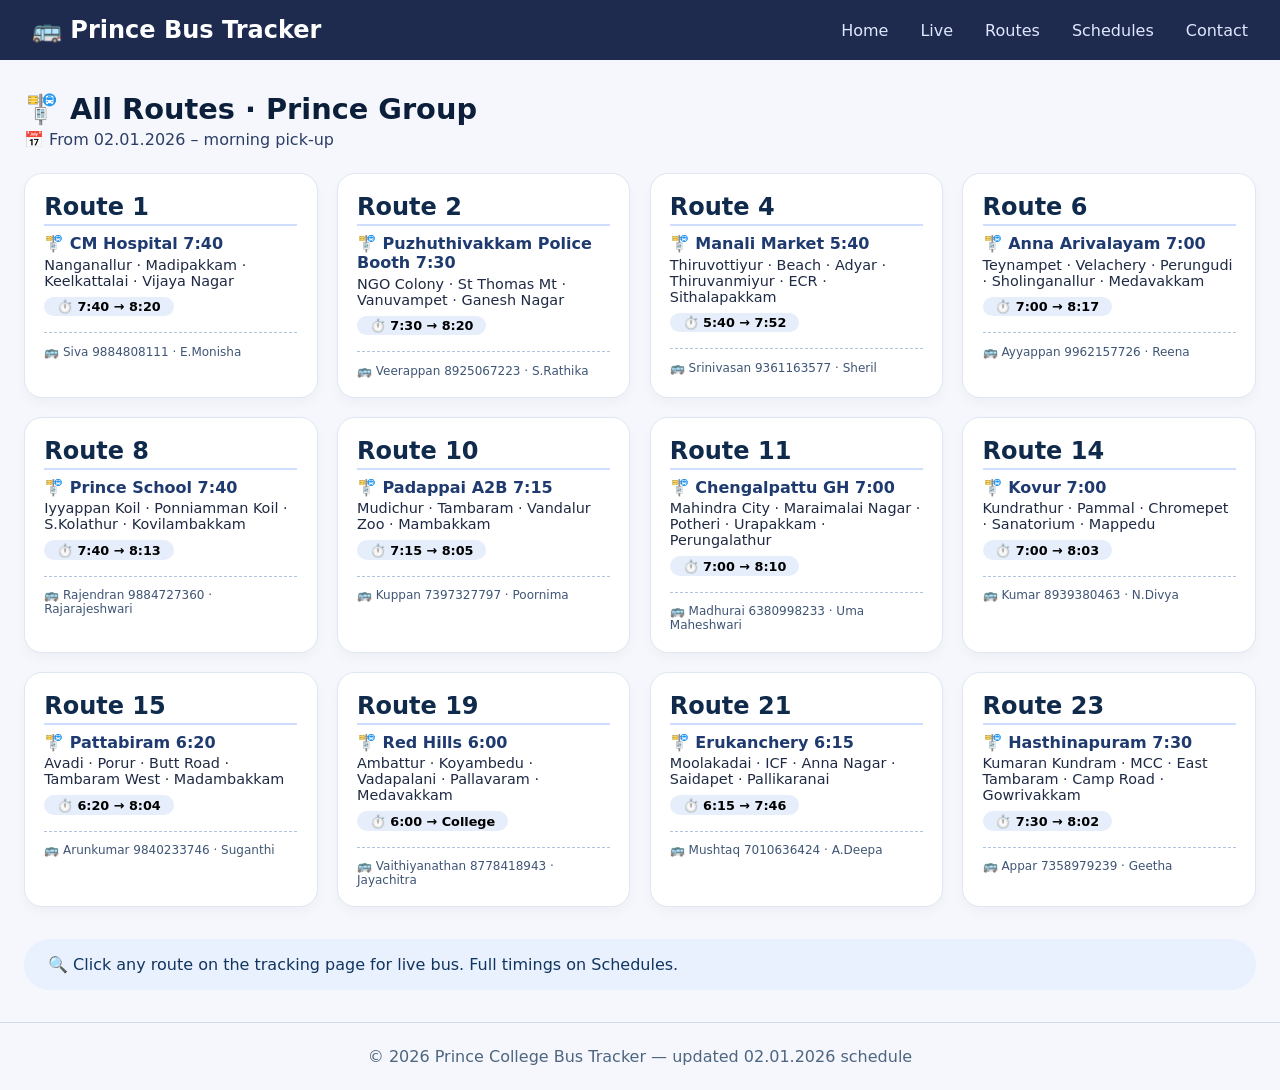
<file: html/routes.html>
<!DOCTYPE html>
<html lang="en">
<head>
  <meta charset="UTF-8">
  <meta name="viewport" content="width=device-width, initial-scale=1.0">
  <title>Routes – Prince Bus Tracker</title>
  <link rel="icon" href="/html/ChatGPT Image Apr 15, 2026, 03_02_55 PM.png" type="image/png">
  <style>
    * { box-sizing: border-box; margin: 0; }
    body { font-family: system-ui, 'Segoe UI', Roboto, sans-serif; background: #f5f7fc; }
    header { background: #1e2b4f; color: white; padding: 1rem 2rem; display: flex; align-items: center; justify-content: space-between; }
    .logo span { font-size: 1.5rem; font-weight: 600; }
    .nav-links { display: flex; gap: 2rem; list-style: none; }
    .nav-link { color: #e0e7ff; text-decoration: none; font-weight: 500; }
    .nav-link:hover { color: white; }
    main { max-width: 1300px; margin: 2rem auto; padding: 0 1.5rem; }
    h1 { display: flex; gap: 0.5rem; color: #0b1e3a; font-size: 1.8rem; margin-bottom: 0.25rem; }
    .subhead { color: #2c3e66; margin-bottom: 1.5rem; font-weight: 500; }
    .routes-grid { display: grid; grid-template-columns: repeat(auto-fill, minmax(280px, 1fr)); gap: 1.2rem; }
    .route-card { background: white; border-radius: 18px; padding: 1.2rem 1.2rem; box-shadow: 0 6px 12px rgba(0,0,0,0.03); border: 1px solid #dee7f2; }
    .route-card h2 { color: #102a4c; font-size: 1.5rem; margin-bottom: 0.2rem; border-bottom: 2px solid #cfdeff; padding-bottom: 0.2rem; }
    .route-start { font-weight: 700; color: #1e3a6f; margin: 0.5rem 0 0.2rem; }
    .stops-short { color: #1f2a44; font-size: 0.9rem; margin: 0.2rem 0; }
    .timing { background: #e6edfb; display: inline-block; padding: 0.15rem 0.8rem; border-radius: 20px; font-size: 0.8rem; font-weight: 600; margin: 0.3rem 0; }
    .driver { font-size: 0.75rem; color: #3f5575; margin-top: 0.7rem; border-top: 1px dashed #b0c4de; padding-top: 0.7rem; }
    .note { background: #e9f0fe; padding: 1rem 1.5rem; border-radius: 40px; color: #10355e; margin-top: 2rem; }
    footer { text-align: center; padding: 1.5rem; color: #4e6580; border-top: 1px solid #d0ddee; margin-top: 2rem; }
  </style>
</head>
<body>
  <header>
    <div class="logo"><span>🚌 Prince Bus Tracker</span></div>
    <nav>
      <ul class="nav-links">
        <li><a href="index.html" class="nav-link">Home</a></li>
        <li><a href="tracking.html" class="nav-link">Live</a></li>
        <li><a href="routes.html" class="nav-link">Routes</a></li>
        <li><a href="schedules.html" class="nav-link">Schedules</a></li>
        <li><a href="contact.html" class="nav-link">Contact</a></li>
      </ul>
    </nav>
  </header>

  <main>
    <h1>🚏 All Routes · Prince Group</h1>
    <div class="subhead">📅 From 02.01.2026 – morning pick‑up</div>

    <div class="routes-grid">
      <!-- R1 -->
      <div class="route-card"><h2>Route 1</h2><div class="route-start">🚏 CM Hospital 7:40</div><div class="stops-short">Nanganallur · Madipakkam · Keelkattalai · Vijaya Nagar</div><span class="timing">⏱️ 7:40 → 8:20</span><div class="driver">🚌 Siva 9884808111 · E.Monisha</div></div>
      <!-- R2 -->
      <div class="route-card"><h2>Route 2</h2><div class="route-start">🚏 Puzhuthivakkam Police Booth 7:30</div><div class="stops-short">NGO Colony · St Thomas Mt · Vanuvampet · Ganesh Nagar</div><span class="timing">⏱️ 7:30 → 8:20</span><div class="driver">🚌 Veerappan 8925067223 · S.Rathika</div></div>
      <!-- R4 -->
      <div class="route-card"><h2>Route 4</h2><div class="route-start">🚏 Manali Market 5:40</div><div class="stops-short">Thiruvottiyur · Beach · Adyar · Thiruvanmiyur · ECR · Sithalapakkam</div><span class="timing">⏱️ 5:40 → 7:52</span><div class="driver">🚌 Srinivasan 9361163577 · Sheril</div></div>
      <!-- R6 -->
      <div class="route-card"><h2>Route 6</h2><div class="route-start">🚏 Anna Arivalayam 7:00</div><div class="stops-short">Teynampet · Velachery · Perungudi · Sholinganallur · Medavakkam</div><span class="timing">⏱️ 7:00 → 8:17</span><div class="driver">🚌 Ayyappan 9962157726 · Reena</div></div>
      <!-- R8 -->
      <div class="route-card"><h2>Route 8</h2><div class="route-start">🚏 Prince School 7:40</div><div class="stops-short">Iyyappan Koil · Ponniamman Koil · S.Kolathur · Kovilambakkam</div><span class="timing">⏱️ 7:40 → 8:13</span><div class="driver">🚌 Rajendran 9884727360 · Rajarajeshwari</div></div>
      <!-- R10 -->
      <div class="route-card"><h2>Route 10</h2><div class="route-start">🚏 Padappai A2B 7:15</div><div class="stops-short">Mudichur · Tambaram · Vandalur Zoo · Mambakkam</div><span class="timing">⏱️ 7:15 → 8:05</span><div class="driver">🚌 Kuppan 7397327797 · Poornima</div></div>
      <!-- R11 -->
      <div class="route-card"><h2>Route 11</h2><div class="route-start">🚏 Chengalpattu GH 7:00</div><div class="stops-short">Mahindra City · Maraimalai Nagar · Potheri · Urapakkam · Perungalathur</div><span class="timing">⏱️ 7:00 → 8:10</span><div class="driver">🚌 Madhurai 6380998233 · Uma Maheshwari</div></div>
      <!-- R14 -->
      <div class="route-card"><h2>Route 14</h2><div class="route-start">🚏 Kovur 7:00</div><div class="stops-short">Kundrathur · Pammal · Chromepet · Sanatorium · Mappedu</div><span class="timing">⏱️ 7:00 → 8:03</span><div class="driver">🚌 Kumar 8939380463 · N.Divya</div></div>
      <!-- R15 -->
      <div class="route-card"><h2>Route 15</h2><div class="route-start">🚏 Pattabiram 6:20</div><div class="stops-short">Avadi · Porur · Butt Road · Tambaram West · Madambakkam</div><span class="timing">⏱️ 6:20 → 8:04</span><div class="driver">🚌 Arunkumar 9840233746 · Suganthi</div></div>
      <!-- R19 -->
      <div class="route-card"><h2>Route 19</h2><div class="route-start">🚏 Red Hills 6:00</div><div class="stops-short">Ambattur · Koyambedu · Vadapalani · Pallavaram · Medavakkam</div><span class="timing">⏱️ 6:00 → College</span><div class="driver">🚌 Vaithiyanathan 8778418943 · Jayachitra</div></div>
      <!-- R21 -->
      <div class="route-card"><h2>Route 21</h2><div class="route-start">🚏 Erukanchery 6:15</div><div class="stops-short">Moolakadai · ICF · Anna Nagar · Saidapet · Pallikaranai</div><span class="timing">⏱️ 6:15 → 7:46</span><div class="driver">🚌 Mushtaq 7010636424 · A.Deepa</div></div>
      <!-- R23 -->
      <div class="route-card"><h2>Route 23</h2><div class="route-start">🚏 Hasthinapuram 7:30</div><div class="stops-short">Kumaran Kundram · MCC · East Tambaram · Camp Road · Gowrivakkam</div><span class="timing">⏱️ 7:30 → 8:02</span><div class="driver">🚌 Appar 7358979239 · Geetha</div></div>
    </div>

    <div class="note">🔍 Click any route on the tracking page for live bus. Full timings on Schedules.</div>
  </main>

  <footer>
    <p>&copy; 2026 Prince College Bus Tracker — updated 02.01.2026 schedule</p>
  </footer>
</body>
</html>
</file>
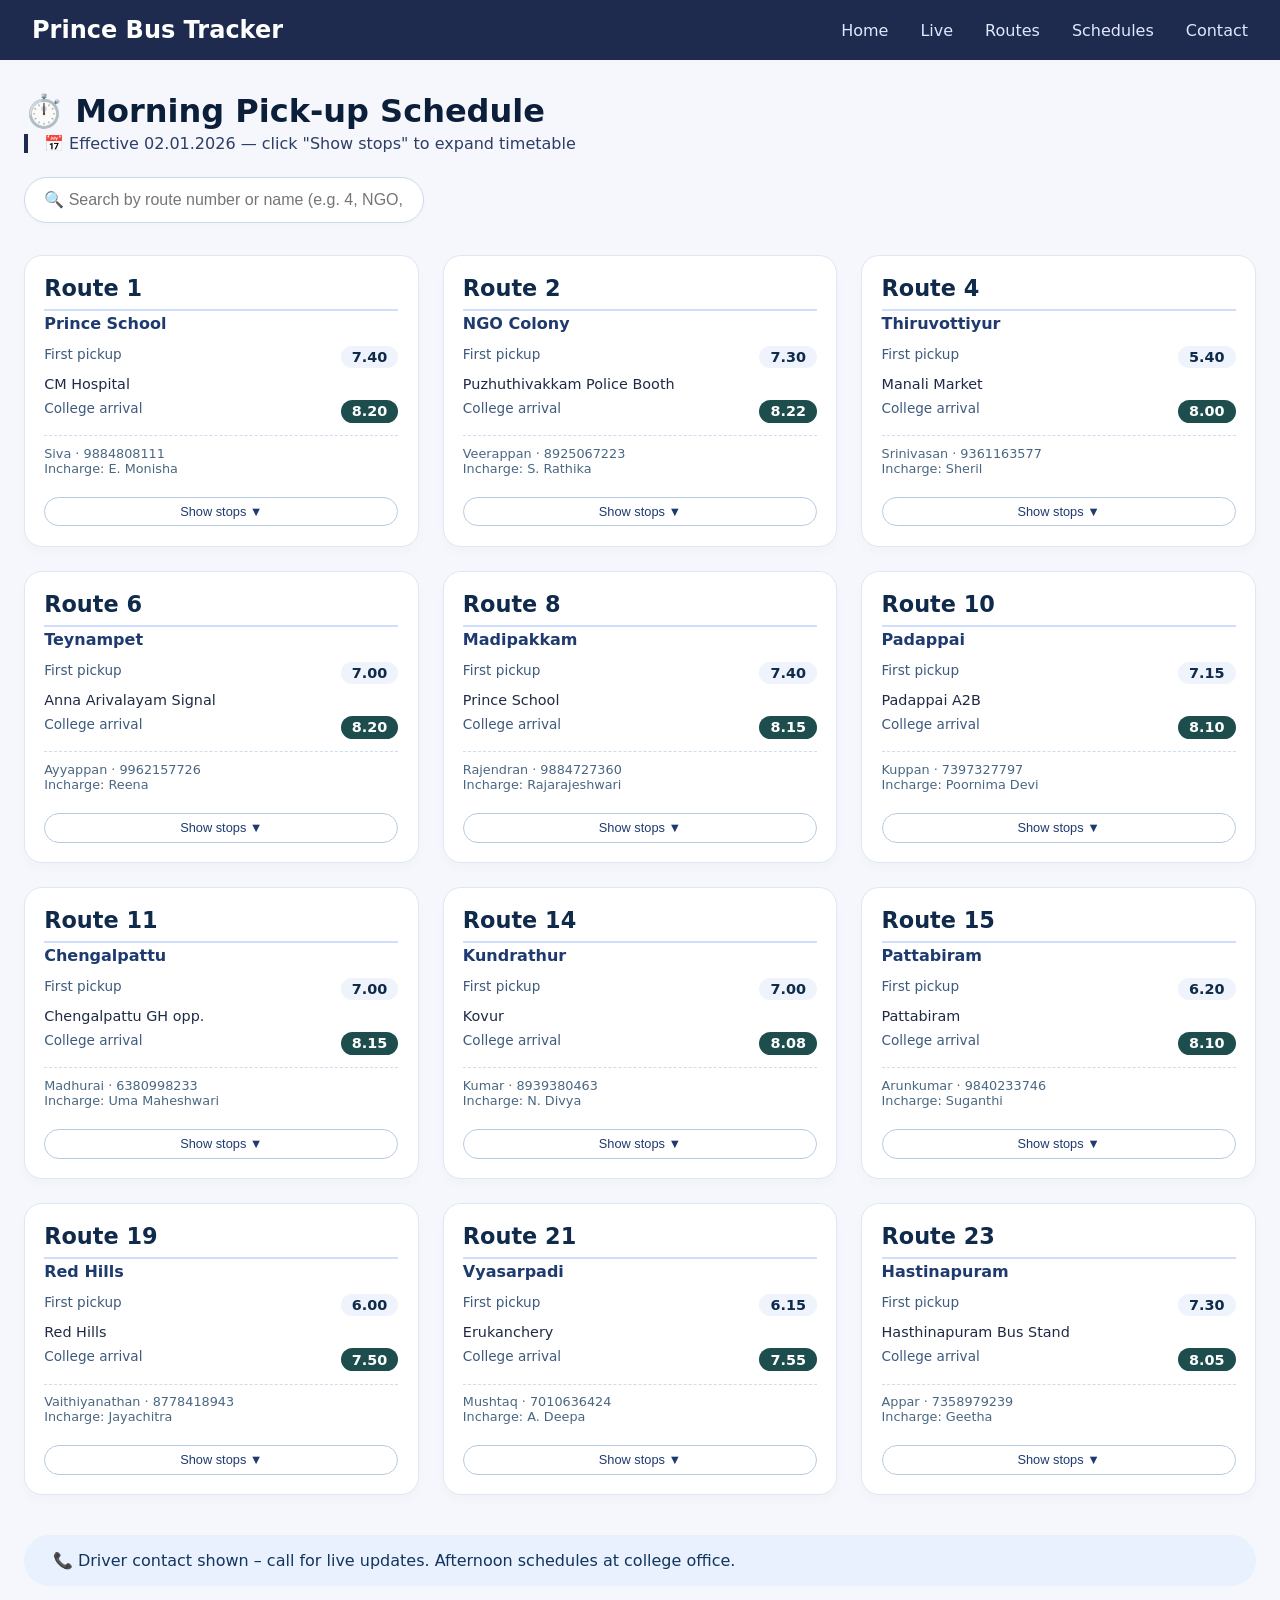
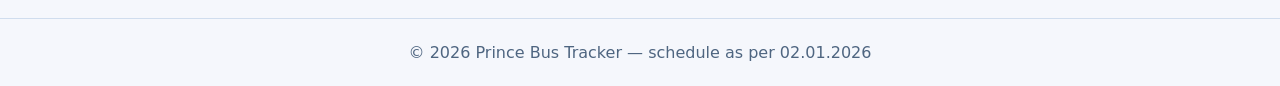
<file: html/schedules.html>
<!DOCTYPE html>
<html lang="en">
<head>
  <meta charset="UTF-8">
  <meta name="viewport" content="width=device-width, initial-scale=1.0">
  <link rel="icon" href="/html/ChatGPT Image Apr 15, 2026, 03_02_55 PM.png" type="image/png">
  <title>Schedules · Prince Bus Tracker</title>
  <style>
    * { box-sizing: border-box; margin: 0; }
    body { font-family: system-ui, -apple-system, 'Segoe UI', Roboto, sans-serif; background: #f5f7fc; }
    header { background: #1e2b4f; color: white; padding: 1rem 2rem; display: flex; align-items: center; justify-content: space-between; }
    .logo span { font-size: 1.5rem; font-weight: 600; }
    .nav-links { display: flex; gap: 2rem; list-style: none; }
    .nav-link { color: #e0e7ff; text-decoration: none; font-weight: 500; }
    .nav-link:hover { color: white; }
    main { max-width: 1300px; margin: 2rem auto; padding: 0 1.5rem; }
    h1 { color: #0b1e3a; margin-bottom: 0.25rem; font-weight: 600; }
    .subhead { color: #2c3e66; margin-bottom: 1.5rem; font-weight: 500; border-left: 4px solid #1e2b4f; padding-left: 1rem; }
    .search-box { margin-bottom: 2rem; }
    .search-box input { width: 100%; max-width: 400px; padding: 0.8rem 1.2rem; border: 1px solid #ccd9e9; border-radius: 60px; font-size: 1rem; background: white; box-shadow: 0 2px 6px rgba(0,0,0,0.02); }
    .search-box input:focus { outline: none; border-color: #1e2b4f; box-shadow: 0 0 0 3px rgba(30,43,79,0.1); }
    
    /* Grid layout – same as routes page */
    .schedule-grid { display: grid; grid-template-columns: repeat(auto-fill, minmax(300px, 1fr)); gap: 1.5rem; }
    .route-card { background: white; border-radius: 18px; border: 1px solid #dee7f2; box-shadow: 0 6px 12px rgba(0,0,0,0.02); overflow: hidden; transition: box-shadow 0.1s; }
    .route-card:hover { box-shadow: 0 10px 20px rgba(0,20,60,0.05); }
    .card-header { padding: 1.2rem 1.2rem 0.8rem; }
    .card-header h2 { color: #102a4c; font-size: 1.4rem; margin-bottom: 0.2rem; display: flex; align-items: center; gap: 0.5rem; border-bottom: 2px solid #cfdeff; padding-bottom: 0.5rem; }
    .route-name { font-weight: 600; color: #1e3a6f; margin-bottom: 0.8rem; }
    .time-row { display: flex; justify-content: space-between; margin: 0.5rem 0; }
    .time-label { color: #3e5a7c; font-size: 0.85rem; }
    .time-value { font-weight: 700; color: #0f2a4a; background: #eef3fc; padding: 0.2rem 0.7rem; border-radius: 30px; font-size: 0.9rem; }
    .first-stop { font-size: 0.9rem; color: #1f2a44; margin: 0.3rem 0; }
    .driver-info { font-size: 0.8rem; color: #4a6782; margin-top: 0.8rem; padding-top: 0.6rem; border-top: 1px dashed #cdddf0; }
    .card-footer { padding: 0.5rem 1.2rem 1.2rem; }
    .toggle-btn { background: none; border: 1px solid #b6cae0; padding: 0.4rem 1rem; border-radius: 30px; font-size: 0.8rem; font-weight: 500; color: #1e3a6f; cursor: pointer; width: 100%; transition: 0.1s; }
    .toggle-btn:hover { background: #1e2b4f; color: white; border-color: #1e2b4f; }
    
    /* Expanded timetable */
    .card-details { padding: 0 1.2rem 1.2rem; border-top: 1px dashed #cdddf0; background: #fafcff; }
    .stop-table { width: 100%; border-collapse: collapse; font-size: 0.8rem; margin: 0.5rem 0; }
    .stop-table th { text-align: left; padding: 0.3rem 0; color: #1e3a6f; border-bottom: 1px solid #dbe4f0; }
    .stop-table td { padding: 0.25rem 0; border-bottom: 1px solid #eef3fa; }
    .stop-time { font-weight: 600; color: #0a1e32; }
    .contact-full { font-size: 0.75rem; color: #4a6782; margin-top: 0.6rem; border-top: 1px solid #e0eaf5; padding-top: 0.6rem; }
    
    .note { background: #e9f0fe; padding: 1rem 1.8rem; border-radius: 40px; color: #10355e; margin-top: 2.5rem; }
    footer { text-align: center; padding: 1.5rem; color: #4e6580; border-top: 1px solid #d0ddee; margin-top: 2rem; }
    .no-results { text-align: center; padding: 2rem; color: #5b6f88; font-style: italic; grid-column: 1 / -1; }
    @media (max-width: 600px) {
      .schedule-grid { grid-template-columns: 1fr; }
    }
  </style>
</head>
<body>
  <header>
    <div class="logo">
      <span>Prince Bus Tracker</span>
    </div>
    <nav>
      <ul class="nav-links">
        <li><a href="index.html" class="nav-link">Home</a></li>
        <li><a href="tracking.html" class="nav-link">Live</a></li>
        <li><a href="routes.html" class="nav-link">Routes</a></li>
        <li><a href="schedules.html" class="nav-link">Schedules</a></li>
        <li><a href="contact.html" class="nav-link">Contact</a></li>
      </ul>
    </nav>
  </header>

  <main>
    <h1>⏱️ Morning Pick‑up Schedule</h1>
    <div class="subhead">📅 Effective 02.01.2026 — click "Show stops" to expand timetable</div>

    <div class="search-box">
      <input type="text" id="routeSearch" placeholder="🔍 Search by route number or name (e.g. 4, NGO, Red Hills)" autocomplete="off">
    </div>

    <div class="schedule-grid" id="scheduleGrid"></div>

    <p class="note">📞 Driver contact shown – call for live updates. Afternoon schedules at college office.</p>
  </main>

  <footer>
    <p>&copy; 2026 Prince Bus Tracker — schedule as per 02.01.2026</p>
  </footer>

  <script>
    (function() {
      // Route data (shortened stop names)
      const routesData = [
        { no: "1", name: "Prince School", driver: "Siva", driverPhone: "9884808111", incharge: "E. Monisha", inchargePhone: "8190075577",
          stops: [ ["CM Hospital","7.40"], ["Independence Day Park","7.43"], ["Renga Theatre","7.45"], ["Bhuvaneswari Amman Temple","7.48"], ["JK Mahal","7.50"], ["Ezhur Amman Koil","7.53"], ["Moovarasampet","7.55"], ["Madipakkam Koot Road","7.58"], ["Keelkattalai","8.00"], ["Veeramani Nagar","8.05"], ["Vadakupattu","8.08"], ["Vellakal","8.10"], ["BHEL Nagar","8.13"], ["Puthu Koil Vijayanagar","8.16"], ["Vijaya Nagar","8.18"], ["College","8.20"] ] },
        { no: "2", name: "NGO Colony", driver: "Veerappan", driverPhone: "8925067223", incharge: "S. Rathika", inchargePhone: "9790982759",
          stops: [ ["Puzhuthivakkam Police Booth","7.30"], ["Prime Care Hospital","7.33"], ["Brindavan Nagar","7.35"], ["Kakkan Bridge","7.38"], ["NGO Colony Bus Stand","7.40"], ["St Thomas Mount Rly Stn","7.43"], ["Jeyalakshmi Theatre","7.45"], ["Karumari Amman Kovil","7.48"], ["Pillaiyar Temple","7.50"], ["Hayavadhana Perumal Temple","7.53"], ["Vanuvampet Church","7.55"], ["Vanuvampet Oil Mill","7.58"], ["Krishna Sweets","8.00"], ["Ganesh Nagar","8.05"], ["Andhra Bank","8.08"], ["Santhoshpuram New Prince College","8.18"], ["Vengaivasal","8.20"], ["College","8.22"] ] },
        { no: "4", name: "Thiruvottiyur", driver: "Srinivasan", driverPhone: "9361163577", incharge: "Sheril", inchargePhone: "8825840742",
          stops: [ ["Manali Market","5.40"], ["Manali New Town","6.05"], ["Sathya Moorthy Nagar","6.15"], ["Mullai Nagar","6.20"], ["Periyar Nagar","6.22"], ["Thiruvottiyur Police Stn","6.24"], ["N4","6.26"], ["Royapuram Kalmandapam","6.30"], ["Clive Battery","6.35"], ["Beach Station","6.37"], ["Omandurar Hospital","6.40"], ["Ratna Cafe","6.45"], ["Zambazar Police Stn","6.48"], ["Light House","6.53"], ["Pattinapakkam Signal","6.56"], ["Jesus Calls Mandaveli","7.00"], ["Adyar Signal","7.02"], ["Vannanthurai Zudio","7.05"], ["Thiruvanmiyur","7.10"], ["Kottivakkam","7.15"], ["Vettuvankani","7.18"], ["Injambakkam Post Office","7.20"], ["Water Tank (ECR)","7.25"], ["Semmanchery Arch","7.40"], ["Arasankazhani ABC Hospital","7.45"], ["Archana Sweets","7.48"], ["Sithalapakkam Jaya Nagar","7.50"], ["Sithalapakkam Junction","7.52"], ["College","8.00"] ] },
        { no: "6", name: "Teynampet", driver: "Ayyappan", driverPhone: "9962157726", incharge: "Reena", inchargePhone: "9840988141",
          stops: [ ["Anna Arivalayam Signal","7.00"], ["Teynampet Metro","7.05"], ["Nandanam Metro","7.07"], ["Kotturpuram","7.10"], ["Gandhi Mandapam","7.12"], ["Velachery Check Post","7.15"], ["Phoenix Mall Signal","7.18"], ["Velachery GRT","7.20"], ["Velachery Vijayanagar","7.25"], ["Baby Nagar","7.27"], ["Bharathi Nagar","7.29"], ["Taramani","7.31"], ["SRP Tools","7.33"], ["Perungudi","7.35"], ["Kanthanchavadi","7.37"], ["Thuraipakkam","7.42"], ["PTC Quarters","7.45"], ["Karapakkam","7.50"], ["Sholinganallur","7.53"], ["Perumbakkam Bus Stop","7.58"], ["Pallikaranai Jeyachandran","8.05"], ["Medavakkam Bus Stop","8.08"], ["Kannabiran Residency","8.10"], ["Sowmiya Nagar","8.12"], ["Krishnaveni Nagar","8.14"], ["Rajparis Apartment","8.17"], ["College","8.20"] ] },
        { no: "8", name: "Madipakkam", driver: "Rajendran", driverPhone: "9884727360", incharge: "Rajarajeshwari", inchargePhone: "9500169334",
          stops: [ ["Prince School","7.40"], ["UTI Bank","7.43"], ["Iyyappan Koil","7.45"], ["Murugan Stores","7.48"], ["Ponniamman Koil","7.50"], ["Balaiya Garden","7.53"], ["Sadhasivam Nagar","7.55"], ["A2B S.Kolathur","8.05"], ["Vinayagapuram","8.08"], ["Rani Mahal","8.11"], ["Kovilambakkam","8.13"], ["College","8.15"] ] },
        { no: "10", name: "Padappai", driver: "Kuppan", driverPhone: "7397327797", incharge: "Poornima Devi", inchargePhone: "8754967817",
          stops: [ ["Padappai A2B","7.15"], ["Mannivakkam Koot Road","7.18"], ["Mannivakkam Natesan School","7.20"], ["Old Perungalathur","7.22"], ["Mudichur Lakshmi Nagar","7.24"], ["Mudichur Madhanapuram","7.26"], ["Mudichur Parvathi Nagar","7.28"], ["Mudichur Pattammal Gas","7.30"], ["Mano Hospital","7.32"], ["Mudichur Sivan Koil Kulam","7.34"], ["Tambaram Kone Krishna Mandapam","7.35"], ["Tambaram Civil Line Quarters","7.36"], ["Irumbuliyur","7.38"], ["Vandalur Zoo","7.42"], ["Kolapakkam","7.45"], ["Tagore College","7.47"], ["Kandigai","7.49"], ["Puthupakkam Signal","8.00"], ["Mambakkam Bus Stop","8.05"], ["College","8.10"] ] },
        { no: "11", name: "Chengalpattu", driver: "Madhurai", driverPhone: "6380998233", incharge: "Uma Maheshwari", inchargePhone: "9962103890",
          stops: [ ["Chengalpattu GH opp.","7.00"], ["Chengalpattu New Bus Stand","7.05"], ["Mahindra City","7.10"], ["Singaperumal Koil","7.15"], ["Maraimalai Nagar","7.20"], ["Kattankulattur","7.25"], ["Potheri (SRM)","7.27"], ["Srinivasapuram","7.30"], ["Guduvanchery EB Office","7.32"], ["Urapakkam Tea Shop","7.35"], ["Urapakkam Bus Stop","7.38"], ["New Perungalathur","7.42"], ["Padmavathy Nagar","8.02"], ["Yeshwanth Nagar","8.04"], ["ALS Nagar","8.06"], ["Vijayalakshmi Gas","8.08"], ["Manickam Nagar","8.10"], ["College","8.15"] ] },
        { no: "14", name: "Kundrathur", driver: "Kumar", driverPhone: "8939380463", incharge: "N. Divya", inchargePhone: "7358217622",
          stops: [ ["Kovur","7.00"], ["Kundrathur","7.05"], ["Mehta Nagar","7.08"], ["Anakaputhur","7.10"], ["Pammal Rettai Pillaiyar","7.15"], ["Pozhichalur","7.20"], ["Venkateshwara Nagar","7.25"], ["Pammal Amman Koil","7.30"], ["Pammal Krishna Nagar","7.33"], ["Mars Hotel","7.38"], ["Chorempet Ponds Signal","7.40"], ["Chorempet Bus Stop","7.41"], ["Chorempet Lalitha Jewellery","7.42"], ["TB Hospital Sanatorium","7.46"], ["Sanatorium Bus Stand","7.48"], ["Indira Nagar","7.58"], ["Bharath College","8.00"], ["Mappedu Junction","8.03"], ["College","8.08"] ] },
        { no: "15", name: "Pattabiram", driver: "Arunkumar", driverPhone: "9840233746", incharge: "Suganthi", inchargePhone: "9894683666",
          stops: [ ["Pattabiram","6.20"], ["Avadi","6.30"], ["Kaduvetti","6.35"], ["Karaiyanchavadi","6.45"], ["Kumanan Chavadi","6.50"], ["Iyyappanthangal","6.55"], ["Porur Junction","7.00"], ["DLF","7.05"], ["Ramapuram MIOT","7.10"], ["Nandambakkam Trade Centre","7.15"], ["Butt Road","7.20"], ["Chrompet Saravana Stores","7.30"], ["Chrompet MIT","7.32"], ["GRT Tambaram","7.35"], ["Tambaram Rly Stn (West)","7.37"], ["Mahalakshmi Nagar","7.45"], ["KV II School","7.50"], ["Sudharshan Nagar","7.53"], ["Anna Nagar","7.56"], ["Kozhipannai","7.58"], ["Madambakkam Sivan Koil","8.00"], ["Madambakkam Jain Apt","8.02"], ["Jothi Nagar","8.04"], ["College","8.10"] ] },
        { no: "19", name: "Red Hills", driver: "Vaithiyanathan", driverPhone: "8778418943", incharge: "Jayachitra", inchargePhone: "7010637069",
          stops: [ ["Red Hills","6.00"], ["Oragadam","6.15"], ["Ambattur Canara Bank","6.20"], ["Ambattur Dunlop","6.22"], ["Vavin Mogappair","6.30"], ["MMM Hospital","6.35"], ["Thirumangalam Signal","6.40"], ["Koyambedu","6.50"], ["Arumbakkam","6.55"], ["Vadapalani","7.00"], ["Lakshman Sruthi","7.02"], ["Ashok Pillar","7.04"], ["Kasi Theatre","7.06"], ["Ekattuthangal Metro","7.08"], ["Alandur Metro","7.10"], ["Alandur Court","7.12"], ["Meenambakkam","7.14"], ["Pallavaram","7.16"], ["Vels University","7.20"], ["Perumal Nagar","7.22"], ["Medavakkam Lathia Market","7.30"], ["Medavakkam Pushpa Nagar","7.35"], ["College","7.50"] ] },
        { no: "21", name: "Vyasarpadi", driver: "Mushtaq", driverPhone: "7010636424", incharge: "A. Deepa", inchargePhone: "9841855726",
          stops: [ ["Erukanchery","6.15"], ["Ambethkar College","6.18"], ["Moolakadai Junction","6.23"], ["Madhavaram","6.28"], ["Rettery","6.32"], ["Senthil Nagar","6.35"], ["Kolathur","6.38"], ["ICF","6.42"], ["ICF K7 Police Stn","6.45"], ["Anna Nagar Roundana","6.48"], ["Skywalk","6.53"], ["Choolaimedu","6.56"], ["Liberty","7.02"], ["Ayodhimandapam","7.07"], ["Srinivasa Theatre","7.10"], ["Aranganathar Subway","7.12"], ["Kaveri Nagar","7.15"], ["Kannamapettai","7.18"], ["CIT Nagar","7.20"], ["Saidapet Metro","7.25"], ["Saidapet Arch","7.27"], ["Chinnamalai Court","7.28"], ["Pallikaranai Lathia Market","7.40"], ["Pallikaranai Narayanapuram","7.42"], ["Pallikaranai Sivan Koil","7.44"], ["Pallikaranai Oil Mill","7.45"], ["Pallikaranai Govt School","7.46"], ["College","7.55"] ] },
        { no: "23", name: "Hastinapuram", driver: "Appar", driverPhone: "7358979239", incharge: "Geetha", inchargePhone: "9698383945",
          stops: [ ["Hasthinapuram Bus Stand","7.30"], ["Kumaran Kundram","7.33"], ["Indira Cotton Mill","7.35"], ["Varadharajia Theatre","7.37"], ["Sri Abathsakaya Vinayagar","7.40"], ["Poondibazar Arul Institute","7.42"], ["MCC","7.45"], ["East Tambaram Poorvika","7.48"], ["Aadhi Nagar Sankara School","7.50"], ["Abirami Hall","7.52"], ["Camp Road","7.55"], ["Kamarajapuram","7.58"], ["Sembakkam","8.00"], ["Gowrivakkam","8.02"], ["College","8.05"] ] }
      ];

      const grid = document.getElementById('scheduleGrid');
      const searchInput = document.getElementById('routeSearch');

      function renderGrid(filterText = '') {
        const filterLower = filterText.toLowerCase().trim();
        const filtered = routesData.filter(r => 
          r.no.includes(filterLower) || r.name.toLowerCase().includes(filterLower)
        );
        
        if (filtered.length === 0) {
          grid.innerHTML = '<div class="no-results">No routes match your search</div>';
          return;
        }

        let html = '';
        filtered.forEach(route => {
          const firstStop = route.stops[0];
          const lastStop = route.stops[route.stops.length-1];
          const uniqueId = `route-${route.no}-${route.name.replace(/\s+/g,'')}`;
          
          html += `
            <div class="route-card" data-route-id="${route.no}">
              <div class="card-header">
                <h2>Route ${route.no}</h2>
                <div class="route-name">${route.name}</div>
                <div class="time-row">
                  <span class="time-label">First pickup</span>
                  <span class="time-value">${firstStop[1]}</span>
                </div>
                <div class="first-stop">${firstStop[0]}</div>
                <div class="time-row">
                  <span class="time-label">College arrival</span>
                  <span class="time-value" style="background:#1d4d4d; color:white;">${lastStop[1]}</span>
                </div>
                <div class="driver-info">
                  ${route.driver} · ${route.driverPhone}<br>
                  Incharge: ${route.incharge}
                </div>
              </div>
              <div class="card-footer">
                <button class="toggle-btn" data-action="toggle" data-target="${uniqueId}">Show stops ▼</button>
              </div>
              <div class="card-details" id="${uniqueId}" style="display: none;">
                <table class="stop-table">
                  <thead><tr><th>Stop</th><th>Time</th></tr></thead>
                  <tbody>
                    ${route.stops.map(s => `<tr><td>${s[0]}</td><td class="stop-time">${s[1]}</td></tr>`).join('')}
                  </tbody>
                </table>
                <div class="contact-full">
                  Driver: ${route.driver} (${route.driverPhone}) · Incharge: ${route.incharge} (${route.inchargePhone})
                </div>
              </div>
            </div>
          `;
        });
        grid.innerHTML = html;
      }

      renderGrid();

      searchInput.addEventListener('input', (e) => {
        renderGrid(e.target.value);
      });

      grid.addEventListener('click', (e) => {
        const toggleBtn = e.target.closest('[data-action="toggle"]');
        if (toggleBtn) {
          e.stopPropagation();
          const targetId = toggleBtn.getAttribute('data-target');
          const detailsDiv = document.getElementById(targetId);
          if (detailsDiv) {
            const isHidden = detailsDiv.style.display === 'none';
            detailsDiv.style.display = isHidden ? 'block' : 'none';
            toggleBtn.textContent = isHidden ? 'Hide stops ▲' : 'Show stops ▼';
          }
          return;
        }
      });

    })();
  </script>
</body>
</html>
</file>
